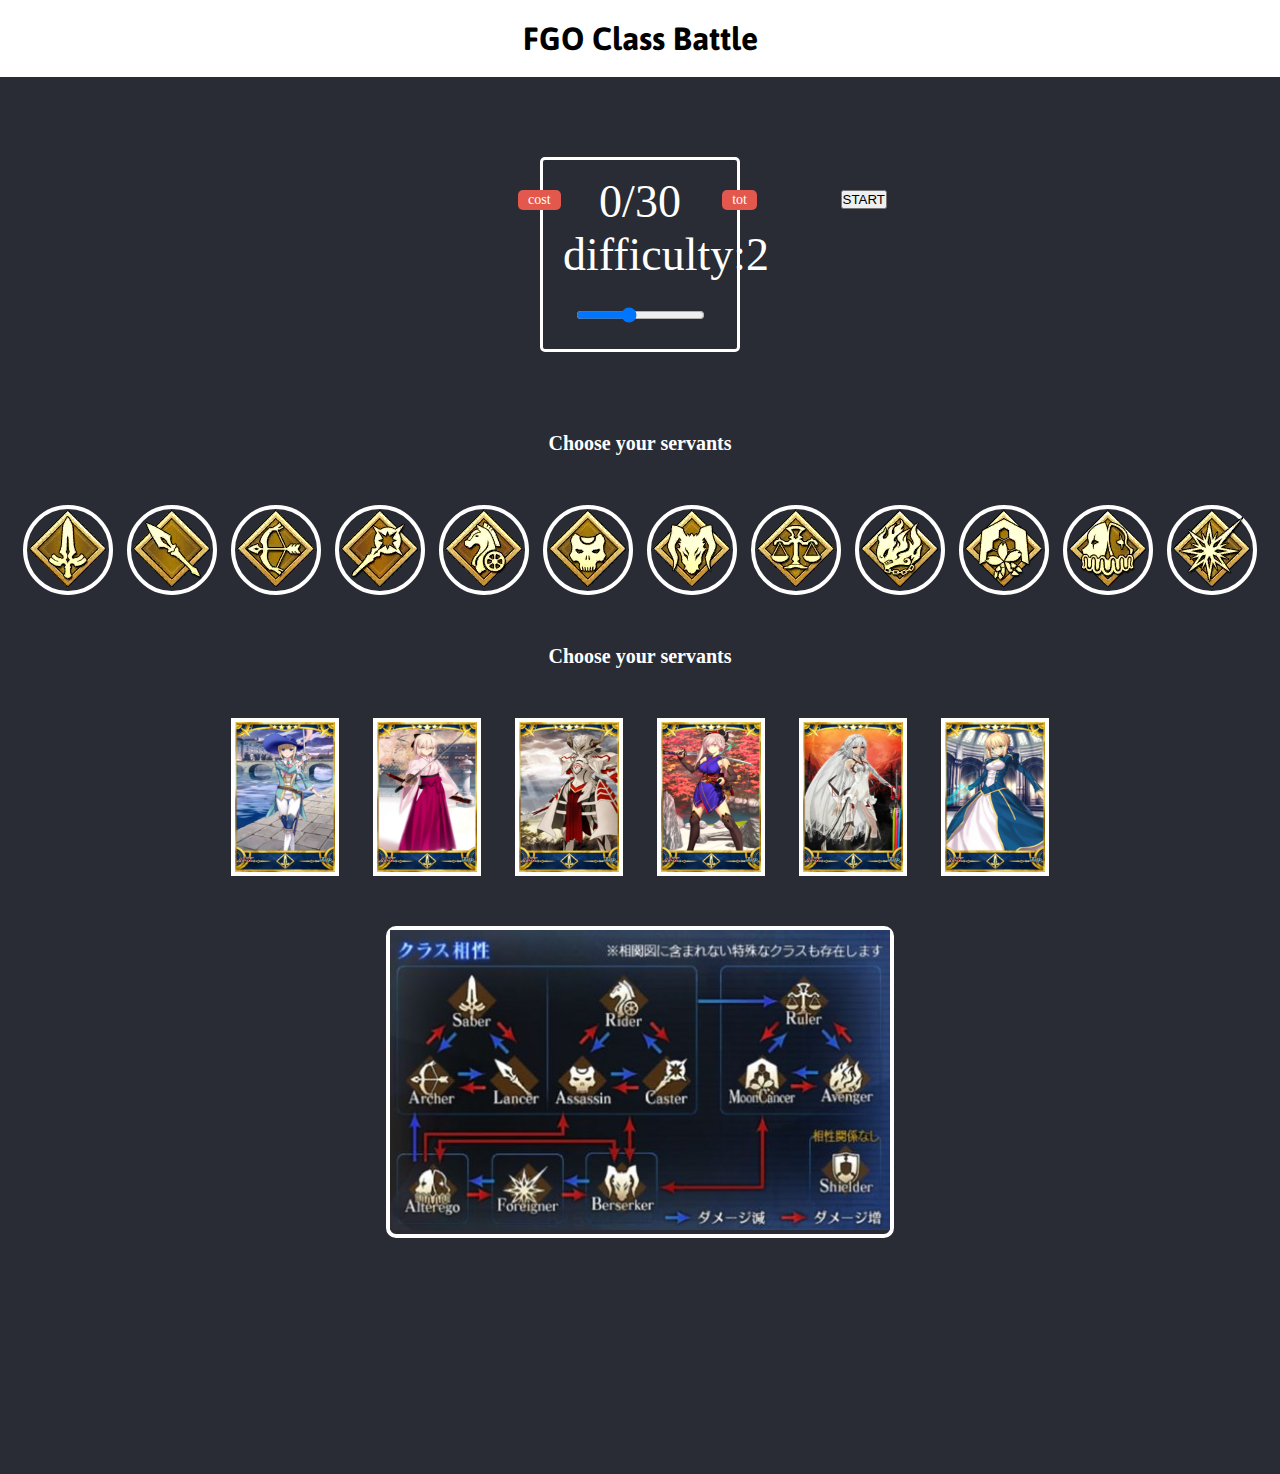
<file: deckselection.html>
<!DOCTYPE html>
<html lang="en" dir="ltr">
  <head>
    <meta charset="utf-8">
    <title>FGO Class Battle</title>
    <link rel="stylesheet" href="styleselection.css">
  </head>
  <body>
    <header>
    <h1>FGO Class Battle</h1>
    </header>
    <div class="cost">
      <div id="selected" class="badge">cost</div>
      <div id="total" class="badge">tot</div>
      <span id="curCost">0</span>/<span id="maxCost">30</span>
      <input id="startGame" type="button" name="START" value="START">
      <p id="difficulty">difficulty:2</p>
      <input type="range" id="diffVal" orient="vertical" min="0" max="5" value="2" onchange="updateTextInput(this.value);">
    </div>
    <p id="action-prompt">Choose your servants</p>
    <div class="choices">
      <div class="choice" id="sab">
        <img src="images/sabtype.png" alt="" width="80px" height="80px" id="sabIC">
      </div>
      <div class="choice" id="lan">
        <img src="images/lantype.png" alt="" width="80px" height="80px" id="lanIC">
      </div>
      <div class="choice" id="arc">
        <img src="images/arctype.png" alt="" width="80px" height="80px" id="arcIC">
      </div>
      <div class="choice" id="cas">
        <img src="images/castype.png" alt="" width="80px" height="80px" id="casIC">
      </div>
      <div class="choice" id="rid">
        <img src="images/ridtype.png" alt="" width="80px" height="80px" id="ridIC">
      </div>
      <div class="choice" id="ass">
        <img src="images/asstype.png" alt="" width="80px" height="80px" id="assIC">
      </div>
      <div class="choice" id="ber">
        <img src="images/bertype.png" alt="" width="80px" height="80px" id="berIC">
      </div>
      <div class="choice" id="rul">
        <img src="images/rultype.png" alt="" width="80px" height="80px" id="rulIC">
      </div>
      <div class="choice" id="ave">
        <img src="images/avetype.png" alt="" width="80px" height="80px" id="aveIC">
      </div>
      <div class="choice" id="moo">
        <img src="images/mootype.png" alt="" width="80px" height="80px" id="mooIC">
      </div>
      <div class="choice" id="alt">
        <img src="images/alttype.png" alt="" width="80px" height="80px" id="altIC">
      </div>
      <div class="choice" id="for">
        <img src="images/fortype.png" alt="" width="80px" height="80px" id="forIC">
      </div>
    </div>
    <p id="sel-prompt">Choose your servants</p>

    <div class="skin">
      <div class="skinchoice" id="skins1">
        <img src="images/init1.webp" alt="" width="100px" height="150px" id="choiceICs1">
        <div id="s1msk" class="mask">
        <h2 id="s1name">name</h2>
        <p id="s1cd">cost:1  dmg: 2</p>
        </div>
      </div>
      <div class="skinchoice" id="skins2">
        <img src="images/init1.webp" alt="" width="100px" height="150px" id="choiceICs2">
        <div id="s2msk" class="mask">
        <h2 id="s2name">name</h2>
        <p id="s2cd">cost:1  dmg: 2</p>
        </div>
      </div>
      <div class="skinchoice" id="skins3">
        <img src="images/init1.webp" alt="" width="100px" height="150px" id="choiceICs3">
        <div id="s3msk" class="mask">
        <h2 id="s3name">name</h2>
        <p id="s3cd">cost:1  dmg: 2</p>
        </div>
      </div>
      <div class="skinchoice" id="skins4">
        <img src="images/init1.webp" alt="" width="100px" height="150px" id="choiceICs4">
        <div id="s4msk" class="mask">
        <h2 id="s4name">name</h2>
        <p id="s4cd">cost:1  dmg: 2</p>
        </div>
      </div>
      <div class="skinchoice" id="skins5">
        <img src="images/init1.webp" alt="" width="100px" height="150px" id="choiceICs5">
        <div id="s5msk" class="mask">
        <h2 id="s5name">name</h2>
        <p id="s5cd">cost:1  dmg: 2</p>
        </div>
      </div>
      <div class="skinchoice" id="skins6">
        <img src="images/init1.webp" alt="" width="100px" height="150px" id="choiceICs6">
        <div id="s6msk" class="mask">
        <h2 id="s6name">name</h2>
        <p id="s6cd">cost:1  dmg: 2</p>
        </div>
      </div>
    </div>

    <div class="typechart">
      <img src="images/typechart.jpg" alt="" width="500px" height="300px">
    </div>

    <div class="hidden">
      <p id="sabimg">Saber.webp</p>
      <p id="lancimg">lancer.png</p>
      <p id="arcimg">archer.png</p>
      <p id="casimg">caster.png</p>
      <p id="ridimg">rider.jpg</p>
      <p id="assimg">assassin.png</p>
      <p id="berimg">Berserker.webp</p>
      <p id="rulimg">ruler.jpg</p>
      <p id="aveimg">avenger.png</p>
      <p id="mooimg">mooncancer.jpg</p>
      <p id="altimg">AlterEgo.webp</p>
      <p id="forimg">Foreigner.webp</p>
    </div>
    <script src="cardlist.js" charset="utf-8"></script>
    <script src="selection.js" charset="utf-8"></script>
  </body>
</html>
</file>
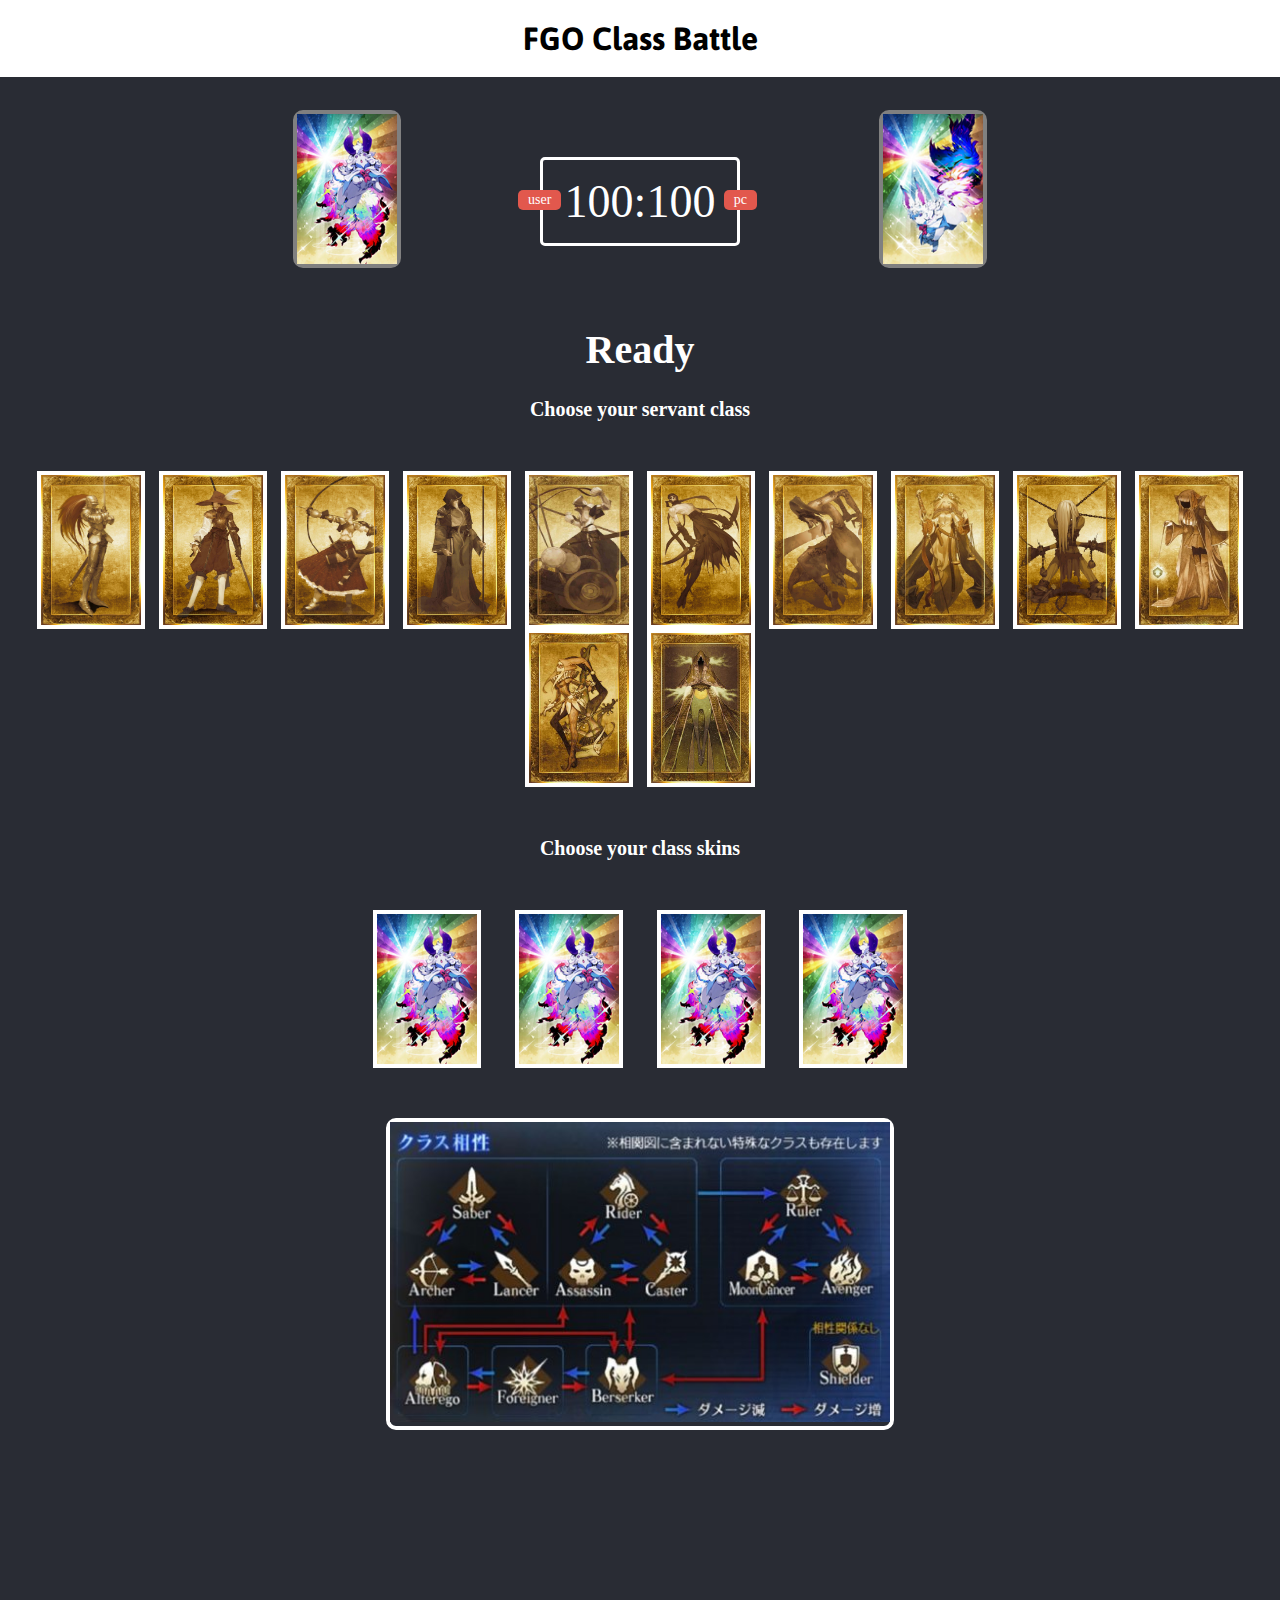
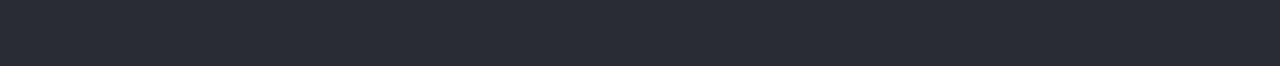
<file: gamev1.html>
<!DOCTYPE html>
<html lang="en" dir="ltr">
  <head>
    <meta charset="utf-8">
    <title>FGO Class Battle</title>
    <link rel="stylesheet" href="styles.css">
  </head>
  <body>
    <div class="database creation">

    </div>
    <header>
    <h1>FGO Class Battle</h1>
    </header>
    <div class="scoreboard">
      <div id="user-label" class="badge">user</div>
      <div id="pc-label" class="badge">pc</div>
      <span id="player-score">100</span>:<span id="pc-score">100</span>
      <div class="choiceIcon" id="playerCI">
        <img src="images/init1.webp" alt="" width="100px" height="150px" id="playerimg">
      </div>
      <div class="choiceIcon" id="pcCI">
        <img src="images/init2.webp" alt="" width="100px" height="150px" id="pcimg">
      </div>
    </div>
    <div class="results">
      <p id="res">Ready</p>
    </div>
    <p id="action-prompt">Choose your servant class</p>

    <div class="choices">
      <div class="choice" id="sab">
        <img src="images/sabdef.png" alt="" width="100px" height="150px" id="sabIC">
      </div>
      <div class="choice" id="lan">
        <img src="images/landef.png" alt="" width="100px" height="150px" id="lanIC">
      </div>
      <div class="choice" id="arc">
        <img src="images/arcdef.png" alt="" width="100px" height="150px" id="arcIC">
      </div>
      <div class="choice" id="cas">
        <img src="images/casdef.png" alt="" width="100px" height="150px" id="casIC">
      </div>
      <div class="choice" id="rid">
        <img src="images/riddef.png" alt="" width="100px" height="150px" id="ridIC">
      </div>
      <div class="choice" id="ass">
        <img src="images/assdef.png" alt="" width="100px" height="150px" id="assIC">
      </div>
      <div class="choice" id="ber">
        <img src="images/berdef.png" alt="" width="100px" height="150px" id="berIC">
      </div>
      <div class="choice" id="rul">
        <img src="images/ruldef.png" alt="" width="100px" height="150px" id="rulIC">
      </div>
      <div class="choice" id="ave">
        <img src="images/avedef.png" alt="" width="100px" height="150px" id="aveIC">
      </div>
      <div class="choice" id="moo">
        <img src="images/moodef.png" alt="" width="100px" height="150px" id="mooIC">
      </div>
      <div class="choice" id="alt">
        <img src="images/altdef.png" alt="" width="100px" height="150px" id="altIC">
      </div>
      <div class="choice" id="for">
        <img src="images/fordef.png" alt="" width="100px" height="150px" id="forIC">
      </div>
    </div>
    <p id="sel-prompt">Choose your class skins</p>

    <div class="skin">
      <div class="skinchoice" id="skindef">
        <img src="images/init1.webp" alt="" width="100px" height="150px" id="choiceICdef">
      </div>
      <div class="skinchoice" id="skin1">
        <img src="images/init1.webp" alt="" width="100px" height="150px" id="choiceICs1">
      </div>
      <div class="skinchoice" id="skin2">
        <img src="images/init1.webp" alt="" width="100px" height="150px" id="choiceICs2">
      </div>
      <div class="skinchoice" id="skin3">
        <img src="images/init1.webp" alt="" width="100px" height="150px" id="choiceICs3">
      </div>
    </div>

    <div class="typechart">
      <img src="images/typechart.jpg" alt="" width="500px" height="300px">
    </div>


    <div class="hidden">
      <p id="sabimg">Saber.webp</p>
      <p id="lancimg">lancer.png</p>
      <p id="arcimg">archer.png</p>
      <p id="casimg">caster.png</p>
      <p id="ridimg">rider.jpg</p>
      <p id="assimg">assassin.png</p>
      <p id="berimg">Berserker.webp</p>
      <p id="rulimg">ruler.jpg</p>
      <p id="aveimg">avenger.png</p>
      <p id="mooimg">mooncancer.jpg</p>
      <p id="altimg">AlterEgo.webp</p>
      <p id="forimg">Foreigner.webp</p>
    </div>
    <script src="gamev1app.js" charset="utf-8"></script>
  </body>
</html>
</file>
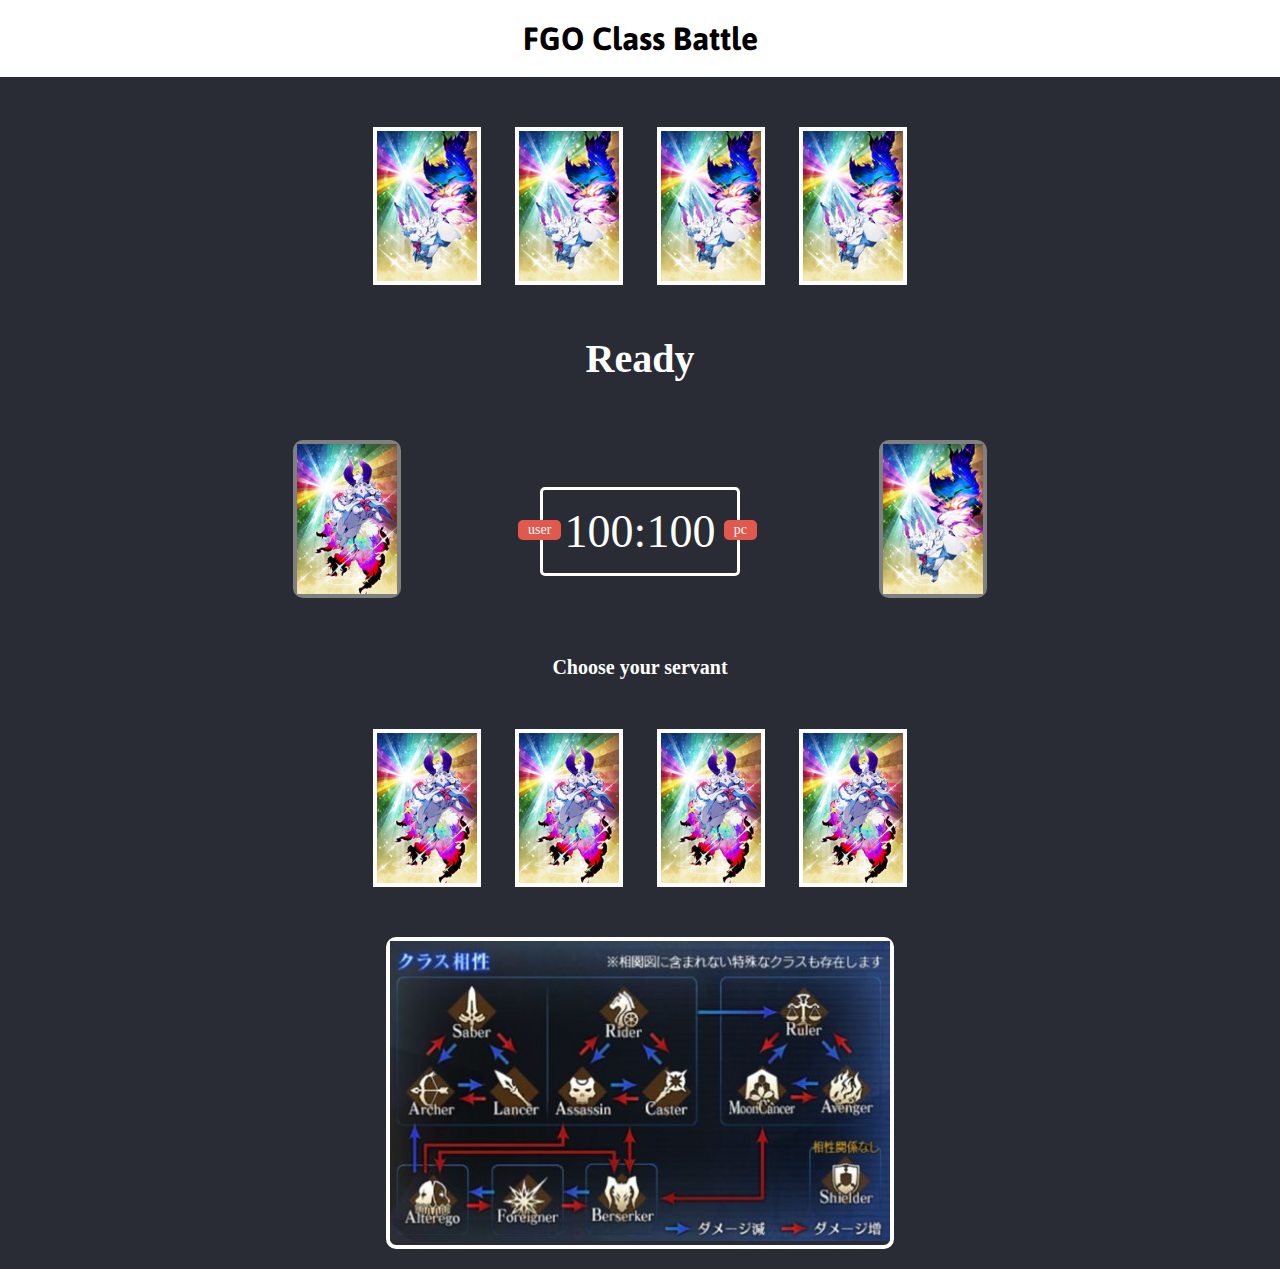
<file: gamev2.html>
<!DOCTYPE html>
<html lang="en" dir="ltr">
  <head>
    <meta charset="utf-8">
    <title>FGO Class Battle</title>
    <link rel="stylesheet" href="gstyle2.css">
  </head>
  <body>
    <header>
    <h1>FGO Class Battle</h1>
    </header>

    <div class="skinb">
      <div class="skinchoiceb" id="pchand0">
        <img src="images/init2.webp" alt="" width="100px" height="150px" id="pcIC0">
      </div>
      <div class="skinchoiceb" id="pchand1">
        <img src="images/init2.webp" alt="" width="100px" height="150px" id="pcIC1">
      </div>
      <div class="skinchoiceb" id="pchand2">
        <img src="images/init2.webp" alt="" width="100px" height="150px" id="pcIC2">
      </div>
      <div class="skinchoiceb" id="pchand3">
        <img src="images/init2.webp" alt="" width="100px" height="150px" id="pcIC3">
      </div>
    </div>
    <div class="results">
      <p id="res">Ready</p>
    </div>

    <div class="scoreboard">
      <div id="user-label" class="badge">user</div>
      <div id="pc-label" class="badge">pc</div>
      <span id="pl-score">100</span>:<span id="pc-score">100</span>
      <div class="choiceIcon" id="plCI">
        <img src="images/init1.webp" alt="" width="100px" height="150px" id="plimg">
      </div>
      <div class="choiceIcon" id="pcCI">
        <img src="images/init2.webp" alt="" width="100px" height="150px" id="pcimg">
      </div>
    </div>
    <p id="action-prompt">Choose your servant</p>

    <div class="skin">
      <div class="skinchoice" id="plhand0">
        <img src="images/init1.webp" alt="" width="100px" height="150px" id="plIC0">
        <div id="s1msk" class="mask">
        <h2 id="s1name">name</h2>
        <p id="s1cd">cost:1  dmg: 2</p>
        </div>
      </div>
      <div class="skinchoice" id="plhand1">
        <img src="images/init1.webp" alt="" width="100px" height="150px" id="plIC1">
        <div id="s2msk" class="mask">
        <h2 id="s2name">name</h2>
        <p id="s2cd">cost:1  dmg: 2</p>
        </div>
      </div>
      <div class="skinchoice" id="plhand2">
        <img src="images/init1.webp" alt="" width="100px" height="150px" id="plIC2">
        <div id="s3msk" class="mask">
        <h2 id="s3name">name</h2>
        <p id="s3cd">cost:1  dmg: 2</p>
        </div>
      </div>
      <div class="skinchoice" id="plhand3">
        <img src="images/init1.webp" alt="" width="100px" height="150px" id="plIC3">
        <div id="s4msk" class="mask">
        <h2 id="s4name">name</h2>
        <p id="s4cd">cost:1  dmg: 2</p>
        </div>
      </div>
    </div>

    <div class="typechart">
      <img src="images/typechart.jpg" alt="" width="500px" height="300px">
    </div>

    <script src="cardlist.js" charset="utf-8"></script>
    <script src="gamev2script.js" charset="utf-8"></script>
  </body>
</html>
</file>
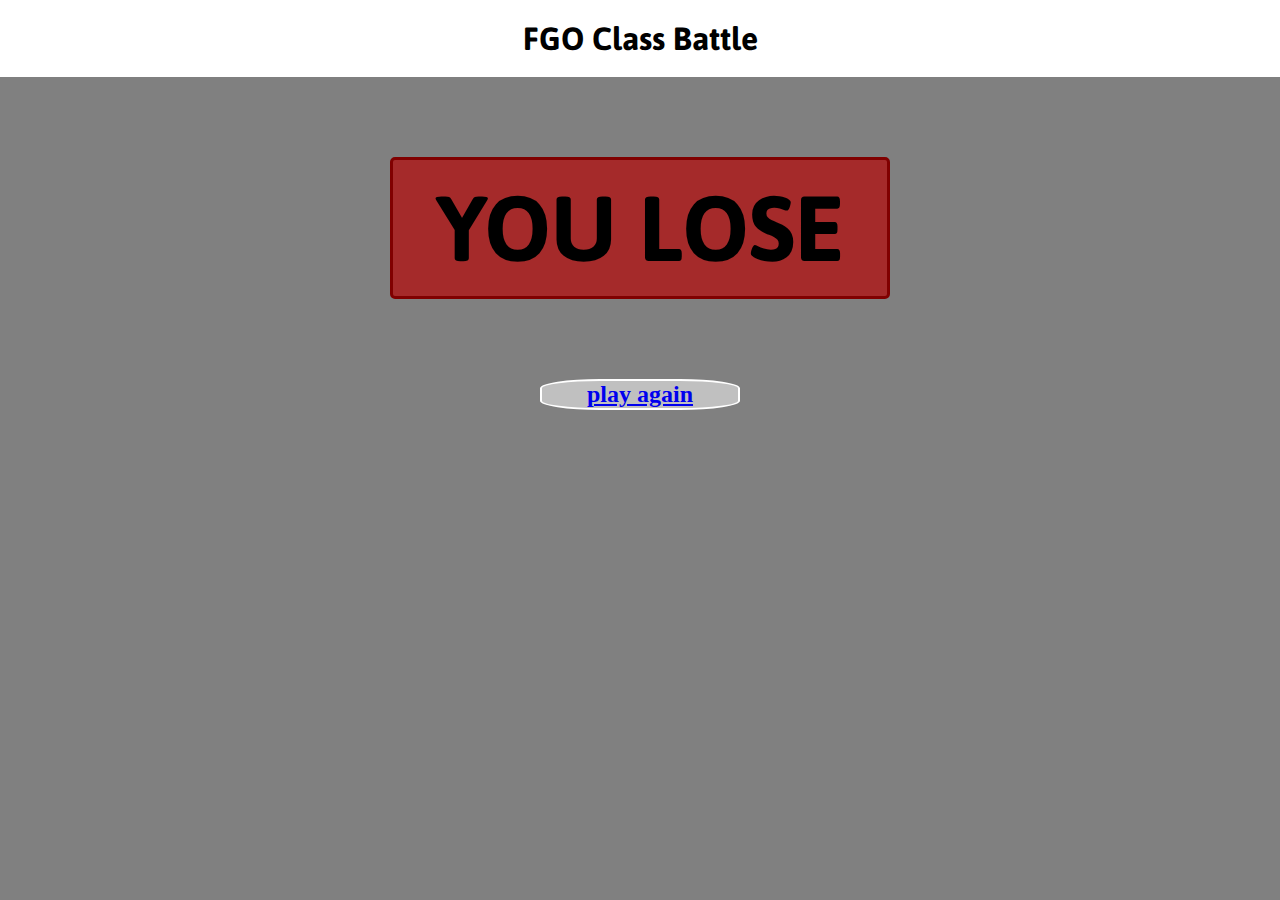
<file: lose.html>
<!DOCTYPE html>
<html lang="en" dir="ltr">
  <head>
    <meta charset="utf-8">
    <title>FGO Class Battle</title>
    <link rel="stylesheet" href="losestyle.css">
  </head>
  <body>
    <header>
    <h1>FGO Class Battle</h1>
    </header>

    <div class="result">
      <h1>YOU LOSE</h1>
    </div>
    <div class="again">
      <h2><a href="deckselection.html">play again</a></h2>
    </div>
  </body>
</html>
</file>
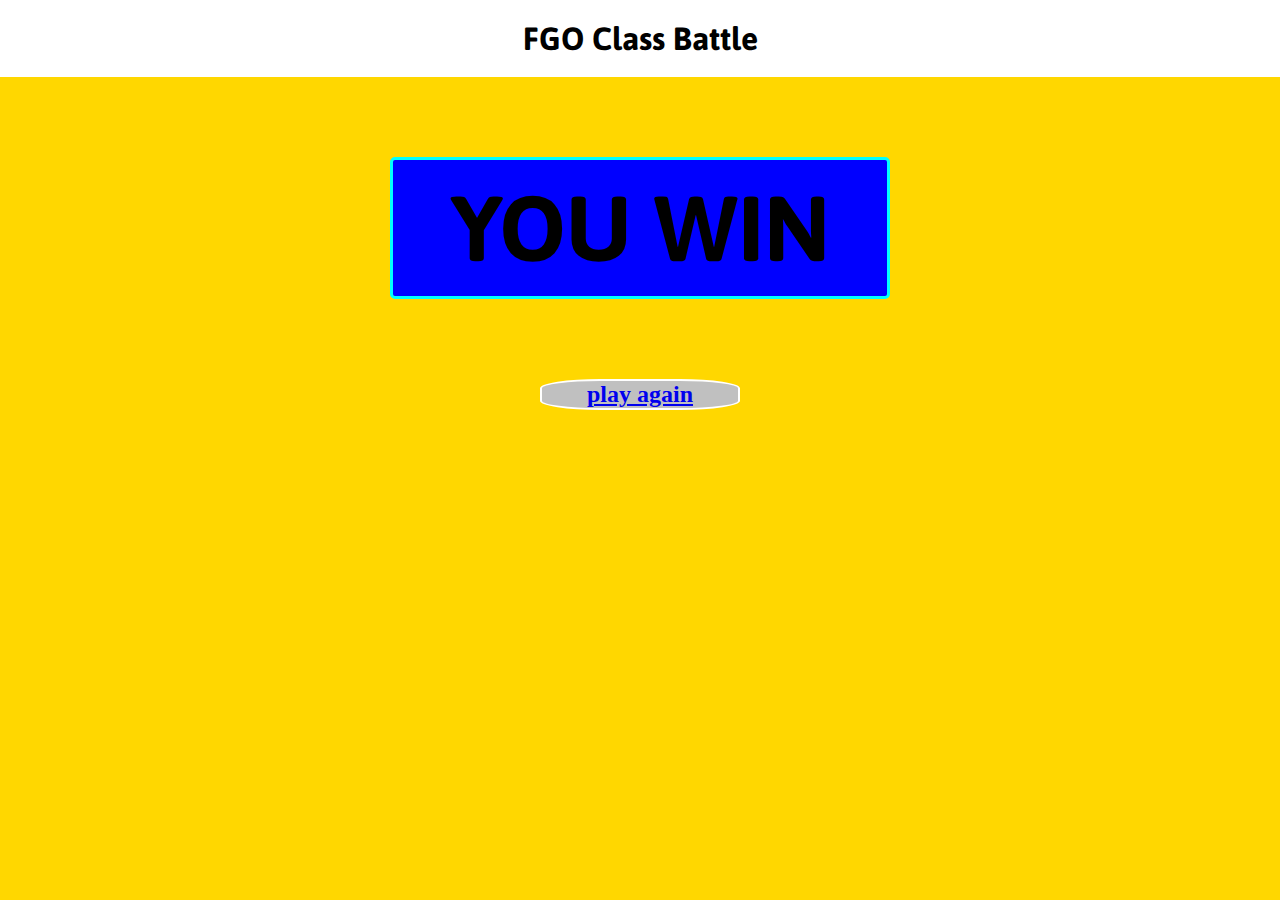
<file: win.html>
<!DOCTYPE html>
<html lang="en" dir="ltr">
  <head>
    <meta charset="utf-8">
    <title>FGO Class Battle</title>
    <link rel="stylesheet" href="winstyle.css">
  </head>
  <body>
    <header>
    <h1>FGO Class Battle</h1>
    </header>

    <div class="result">
      <h1>YOU WIN</h1>
    </div>
    <div class="again">
      <h2><a href="deckselection.html">play again</a></h2>
    </div>
  </body>
</html>
</file>
<file: styleselection.css>
@import url('https://fonts.googleapis.com/css?family=Asap:400,500,500i,700&display=swap');
* {
  margin: 0;
  padding: 0;
  box-sizing: border-box;
}
header {
  background: white;
  padding: 20px
}
h1 {
  color: black;
  text-align: center;
  font-family: Asap, sans-serif;
}
body {
  background-color: #292C34;
}

.cost {
  border: 3px solid white;
  width: 200px;
  margin: 80px auto;
  color: white;
  font-size: 46px;
  border-radius: 5px;
  text-align: center;
  padding: 15px 20px;
  font-family: Asap sans-serif;
  position: relative;
}
.hidden {
  visibility: hidden;
}
.badge {
  background: #E2584D;
  font-size: 14px;
  padding: 2px 10px;
  border-radius: 5px;
}
#selected {
  position: absolute;
  left: -25px;
  top: 30px;
}
#total {
  position: absolute;
  right: -20px;
  top: 30px;
}
#startGame {
  position: absolute;
  right: -150px;
  top: 30px;

}

.skin {
  margin: 50px 0px;
  text-align: center;
}

.skinchoice {
  border: 4px solid white;
  display: inline-block;
  margin: 0 15px;
  width: 108px;
  height: 158px;
  transition: all 0.5s ease;
  position: relative;
}
.skinchoice:hover {
  cursor: pointer;
  border: 5px solid gold;
}

.choices {
  margin: 50px 0px;
  text-align: center;
}

.choice {
  border: 4px solid white;
  border-radius: 50%;
  display: inline-block;
  margin: 0 5px;
  width: 90px;
  height: 90px;
  transition: all 0.5s ease;
}
.choice:hover {
  cursor: pointer;
  border: 5px solid gold;
}
#action-prompt {
  color: white;
  font-family: Asap sans-serif;
  font-weight: bold;
  font-size: 20px;
  text-align: center;
}
#sel-prompt {
  color: white;
  font-family: Asap sans-serif;
  font-weight: bold;
  font-size: 20px;
  text-align: center;
}
.typechart {
  text-align: center;
  border: 4px solid white;
  border-radius: 10px;
  width: 508px;
  margin: 20px auto;
}

.skinchoice .mask {
  opacity: 0;
  background-color: rgba(58, 1, 132, 0.44);
  transition: all 0.4s ease-in-out;
  height: 158px;
  position: absolute;
  left: -4px;
  top: -4px;
  width: 108px;
}

.skinchoice h2 {
  transform: translateY(-50px);
  opacity: 0;
  font-family: Asap, sans-serif;
  transition: all 0.2s ease-in-out;
  color: Gold;
  -webkit-text-stroke: 1px black;
}

.skinchoice p {
  transform: translateY(50px);
  opacity: 0;
  color: white;
  transition: all 0.2s linear;
  -webkit-text-stroke: 1px silver;
}

/* */

.skinchoice:hover img {
  transform: scale(1.1);
}

.skinchoice:hover .mask {
  opacity: 1;
}

.skinchoice:hover h2,
.skinchoice:hover p {
  opacity: 1;
  transform: translateY(0px);
}

.skinchoice:hover p {
  transition-delay: 0.1s;
}
</file>
<file: styles.css>
@import url('https://fonts.googleapis.com/css?family=Asap:400,500,500i,700&display=swap');
* {
  margin: 0;
  padding: 0;
  box-sizing: border-box;
}
header {
  background: white;
  padding: 20px
}
h1 {
  color: black;
  text-align: center;
  font-family: Asap, sans-serif;
}
body {
  background-color: #292C34;
}

.scoreboard {
  border: 3px solid white;
  width: 200px;
  margin: 80px auto;
  color: white;
  font-size: 46px;
  border-radius: 5px;
  text-align: center;
  padding: 15px 20px;
  font-family: Asap sans-serif;
  position: relative;
}
.hidden {
  visibility: hidden;
}
.badge {
  background: #E2584D;
  font-size: 14px;
  padding: 2px 10px;
  border-radius: 5px;
}
.choiceIcon {
  border: 4px solid grey;
  border-radius: 10px;
  width: 108px;
  height: 158px;
}
#playerCI {
  position: absolute;
  left: -250px;
  top: -50px;
}
#pcCI {
  position: absolute;
  right: -250px;
  top: -50px;
}
#user-label {
  position: absolute;
  left: -25px;
  top: 30px;
}
#pc-label {
  position: absolute;
  right: -20px;
  top: 30px;
}

.results {
  font-size: 40px;
  color: white;
}

.results > p {
  text-align: center;
  font-family: Asap sans-serif;
  font-weight: bold;
  padding-bottom: 25px
}

.skin {
  margin: 50px 0px;
  text-align: center;
}

.skinchoice {
  border: 4px solid white;
  display: inline-block;
  margin: 0 15px;
  width: 108px;
  height: 158px;
  transition: all 0.5s ease;
}
.skinchoice:hover {
  cursor: pointer;
  border: 5px solid gold;
}

.choices {
  margin: 50px 0px;
  text-align: center;
}

.choice {
  border: 4px solid white;
  display: inline-block;
  margin: 0 5px;
  width: 108px;
  height: 158px;
  transition: all 0.5s ease;
}
.choice:hover {
  cursor: pointer;
  border: 5px solid gold;
}
#action-prompt {
  color: white;
  font-family: Asap sans-serif;
  font-weight: bold;
  font-size: 20px;
  text-align: center;
}
#sel-prompt {
  color: white;
  font-family: Asap sans-serif;
  font-weight: bold;
  font-size: 20px;
  text-align: center;
}
.typechart {
  text-align: center;
  border: 4px solid white;
  border-radius: 10px;
  width: 508px;
  margin: 20px auto;
}
</file>
<file: gstyle2.css>
@import url('https://fonts.googleapis.com/css?family=Asap:400,500,500i,700&display=swap');
* {
  margin: 0;
  padding: 0;
  box-sizing: border-box;
}
header {
  background: white;
  padding: 20px
}
h1 {
  color: black;
  text-align: center;
  font-family: Asap, sans-serif;
}
body {
  background-color: #292C34;
}

.scoreboard {
  border: 3px solid white;
  width: 200px;
  margin: 80px auto;
  color: white;
  font-size: 46px;
  border-radius: 5px;
  text-align: center;
  padding: 15px 20px;
  font-family: Asap sans-serif;
  position: relative;
}

.badge {
  background: #E2584D;
  font-size: 14px;
  padding: 2px 10px;
  border-radius: 5px;
}
.choiceIcon {
  border: 4px solid grey;
  border-radius: 10px;
  width: 108px;
  height: 158px;
}
#plCI {
  position: absolute;
  left: -250px;
  top: -50px;
}
#pcCI {
  position: absolute;
  right: -250px;
  top: -50px;
}
#user-label {
  position: absolute;
  left: -25px;
  top: 30px;
}
#pc-label {
  position: absolute;
  right: -20px;
  top: 30px;
}

.results {
  font-size: 40px;
  color: white;
}

.results > p {
  text-align: center;
  font-family: Asap sans-serif;
  font-weight: bold;
  padding-bottom: 25px
}

.skinb {
  margin: 50px 0px;
  text-align: center;
}

.skin {
  margin: 50px 0px;
  text-align: center;
}

.skinchoiceb {
  border: 4px solid white;
  display: inline-block;
  margin: 0 15px;
  width: 108px;
  height: 158px;
  transition: all 0.5s ease;
}

.skinchoice {
  border: 4px solid white;
  display: inline-block;
  margin: 0 15px;
  width: 108px;
  height: 158px;
  transition: all 0.5s ease;
  position: relative;
}
.skinchoice:hover {
  cursor: pointer;
  border: 5px solid gold;
}

.choices {
  margin: 50px 0px;
  text-align: center;
}

.choice {
  border: 4px solid white;
  display: inline-block;
  margin: 0 5px;
  width: 108px;
  height: 158px;
  transition: all 0.5s ease;
}
.choice:hover {
  cursor: pointer;
  border: 5px solid gold;
}
#action-prompt {
  color: white;
  font-family: Asap sans-serif;
  font-weight: bold;
  font-size: 20px;
  text-align: center;
}
#sel-prompt {
  color: white;
  font-family: Asap sans-serif;
  font-weight: bold;
  font-size: 20px;
  text-align: center;
}
.typechart {
  text-align: center;
  border: 4px solid white;
  border-radius: 10px;
  width: 508px;
  margin: 20px auto;
}
.skinchoice .mask {
  opacity: 0;
  background-color: rgba(58, 1, 132, 0.44);
  transition: all 0.4s ease-in-out;
  height: 158px;
  position: absolute;
  left: -4px;
  top: -4px;
  width: 108px;
}

.skinchoice h2 {
  transform: translateY(-50px);
  opacity: 0;
  font-family: Asap, sans-serif;
  transition: all 0.2s ease-in-out;
  color: Gold;
  -webkit-text-stroke: 1px black;
}

.skinchoice p {
  transform: translateY(50px);
  opacity: 0;
  color: white;
  transition: all 0.2s linear;
  -webkit-text-stroke: 1px silver;
  position: relative;
}

/* */

.skinchoice:hover img {
  transform: scale(1.1);
}

.skinchoice:hover .mask {
  opacity: 1;
}

.skinchoice:hover h2,
.skinchoice:hover p {
  opacity: 1;
  transform: translateY(0px);
}

.skinchoice:hover p {
  transition-delay: 0.1s;
}
</file>
<file: losestyle.css>
@import url('https://fonts.googleapis.com/css?family=Asap:400,500,500i,700&display=swap');
* {
  margin: 0;
  padding: 0;
  box-sizing: border-box;
}
header {
  background: white;
  padding: 20px
}
h1 {
  color: black;
  text-align: center;
  font-family: Asap, sans-serif;
}
body {
  background-color: grey;
}

.result {
  border: 3px solid maroon;
  width: 500px;
  margin: 80px auto;
  color: white;
  font-size: 46px;
  border-radius: 5px;
  text-align: center;
  padding: 15px 20px;
  font-family: Asap sans-serif;
  position: relative;
  background-color: brown;
}

.again{
  text-align: center;
  border: 2px solid white;
  color: black;
  width: 200px;
  background-color: silver;
  border-radius: 30%;
  margin: 80px auto;
}
</file>
<file: winstyle.css>
@import url('https://fonts.googleapis.com/css?family=Asap:400,500,500i,700&display=swap');
* {
  margin: 0;
  padding: 0;
  box-sizing: border-box;
}
header {
  background: white;
  padding: 20px
}
h1 {
  color: black;
  text-align: center;
  font-family: Asap, sans-serif;
}
body {
  background-color: Gold;
}

.result {
  border: 3px solid aqua;
  width: 500px;
  margin: 80px auto;
  color: white;
  font-size: 46px;
  border-radius: 5px;
  text-align: center;
  padding: 15px 20px;
  font-family: Asap sans-serif;
  position: relative;
  background-color: blue;
}

.again{
  text-align: center;
  border: 2px solid white;
  color: black;
  width: 200px;
  background-color: silver;
  border-radius: 30%;
  margin: 80px auto;
}
</file>
